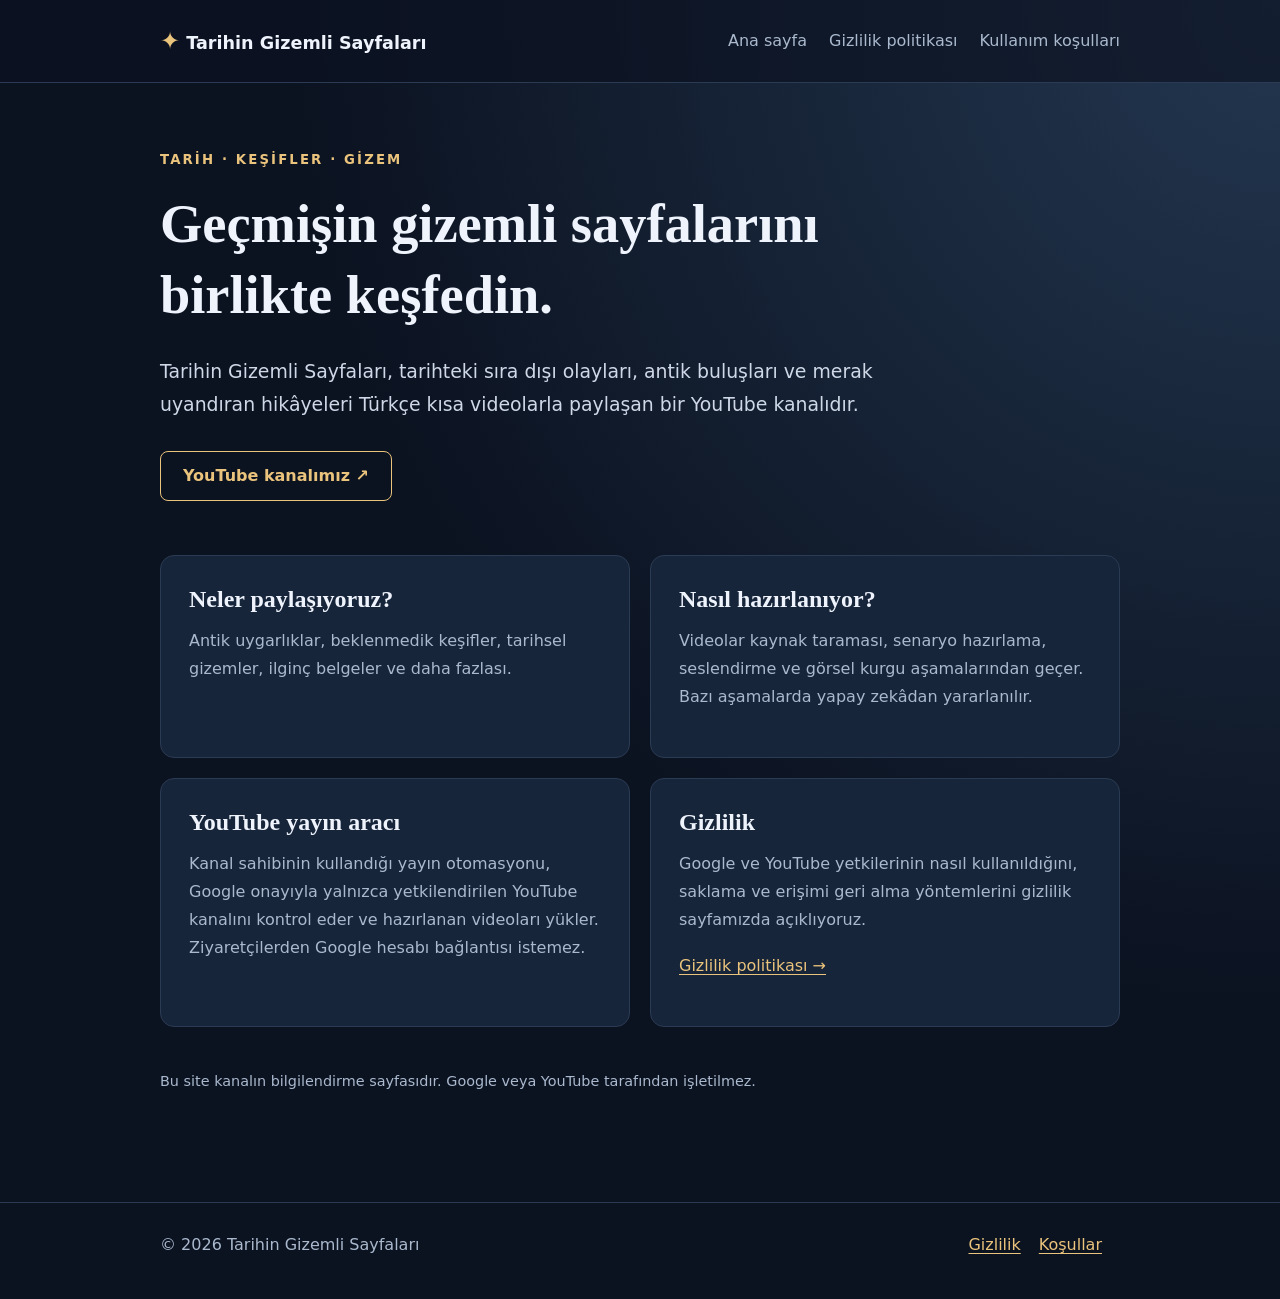
<file: index.html>
<!doctype html>
<html lang="tr">
<head><meta charset="utf-8"><meta name="viewport" content="width=device-width,initial-scale=1">
<title>Tarihin Gizemli Sayfaları | Tarih ve Gizem</title>
<meta name="description" content="Tarihin Gizemli Sayfaları: tarih, gizemli olaylar ve ilginç bilgiler üzerine Türkçe kısa videolar.">
<link rel="stylesheet" href="/style.css"></head>
<body><header><div class="wrap nav"><a class="brand" href="/"><b>✦</b> Tarihin Gizemli Sayfaları</a><nav><a href="/">Ana sayfa</a><a href="/privacy.html">Gizlilik politikası</a><a href="/terms.html">Kullanım koşulları</a></nav></div></header>
<main class="wrap"><p class="eyebrow">Tarih · Keşifler · Gizem</p>
<h1>Geçmişin gizemli sayfalarını birlikte keşfedin.</h1>
<p class="lead">Tarihin Gizemli Sayfaları, tarihteki sıra dışı olayları, antik buluşları ve merak uyandıran hikâyeleri Türkçe kısa videolarla paylaşan bir YouTube kanalıdır.</p>
<a class="button" href="https://www.youtube.com/@tarihingizemlisayfalari" target="_blank" rel="noopener noreferrer">YouTube kanalımız ↗</a>
<section class="grid">
<article class="panel"><h2>Neler paylaşıyoruz?</h2><p>Antik uygarlıklar, beklenmedik keşifler, tarihsel gizemler, ilginç belgeler ve daha fazlası.</p></article>
<article class="panel"><h2>Nasıl hazırlanıyor?</h2><p>Videolar kaynak taraması, senaryo hazırlama, seslendirme ve görsel kurgu aşamalarından geçer. Bazı aşamalarda yapay zekâdan yararlanılır.</p></article>
<article class="panel"><h2>YouTube yayın aracı</h2><p>Kanal sahibinin kullandığı yayın otomasyonu, Google onayıyla yalnızca yetkilendirilen YouTube kanalını kontrol eder ve hazırlanan videoları yükler. Ziyaretçilerden Google hesabı bağlantısı istemez.</p></article>
<article class="panel"><h2>Gizlilik</h2><p>Google ve YouTube yetkilerinin nasıl kullanıldığını, saklama ve erişimi geri alma yöntemlerini gizlilik sayfamızda açıklıyoruz.</p><p><a href="/privacy.html">Gizlilik politikası →</a></p></article>
</section>
<p class="small">Bu site kanalın bilgilendirme sayfasıdır. Google veya YouTube tarafından işletilmez.</p>
</main><footer><div class="wrap"><span>© 2026 Tarihin Gizemli Sayfaları</span><div><a href="/privacy.html">Gizlilik</a><a href="/terms.html">Koşullar</a></div></div></footer></body></html>
</file>
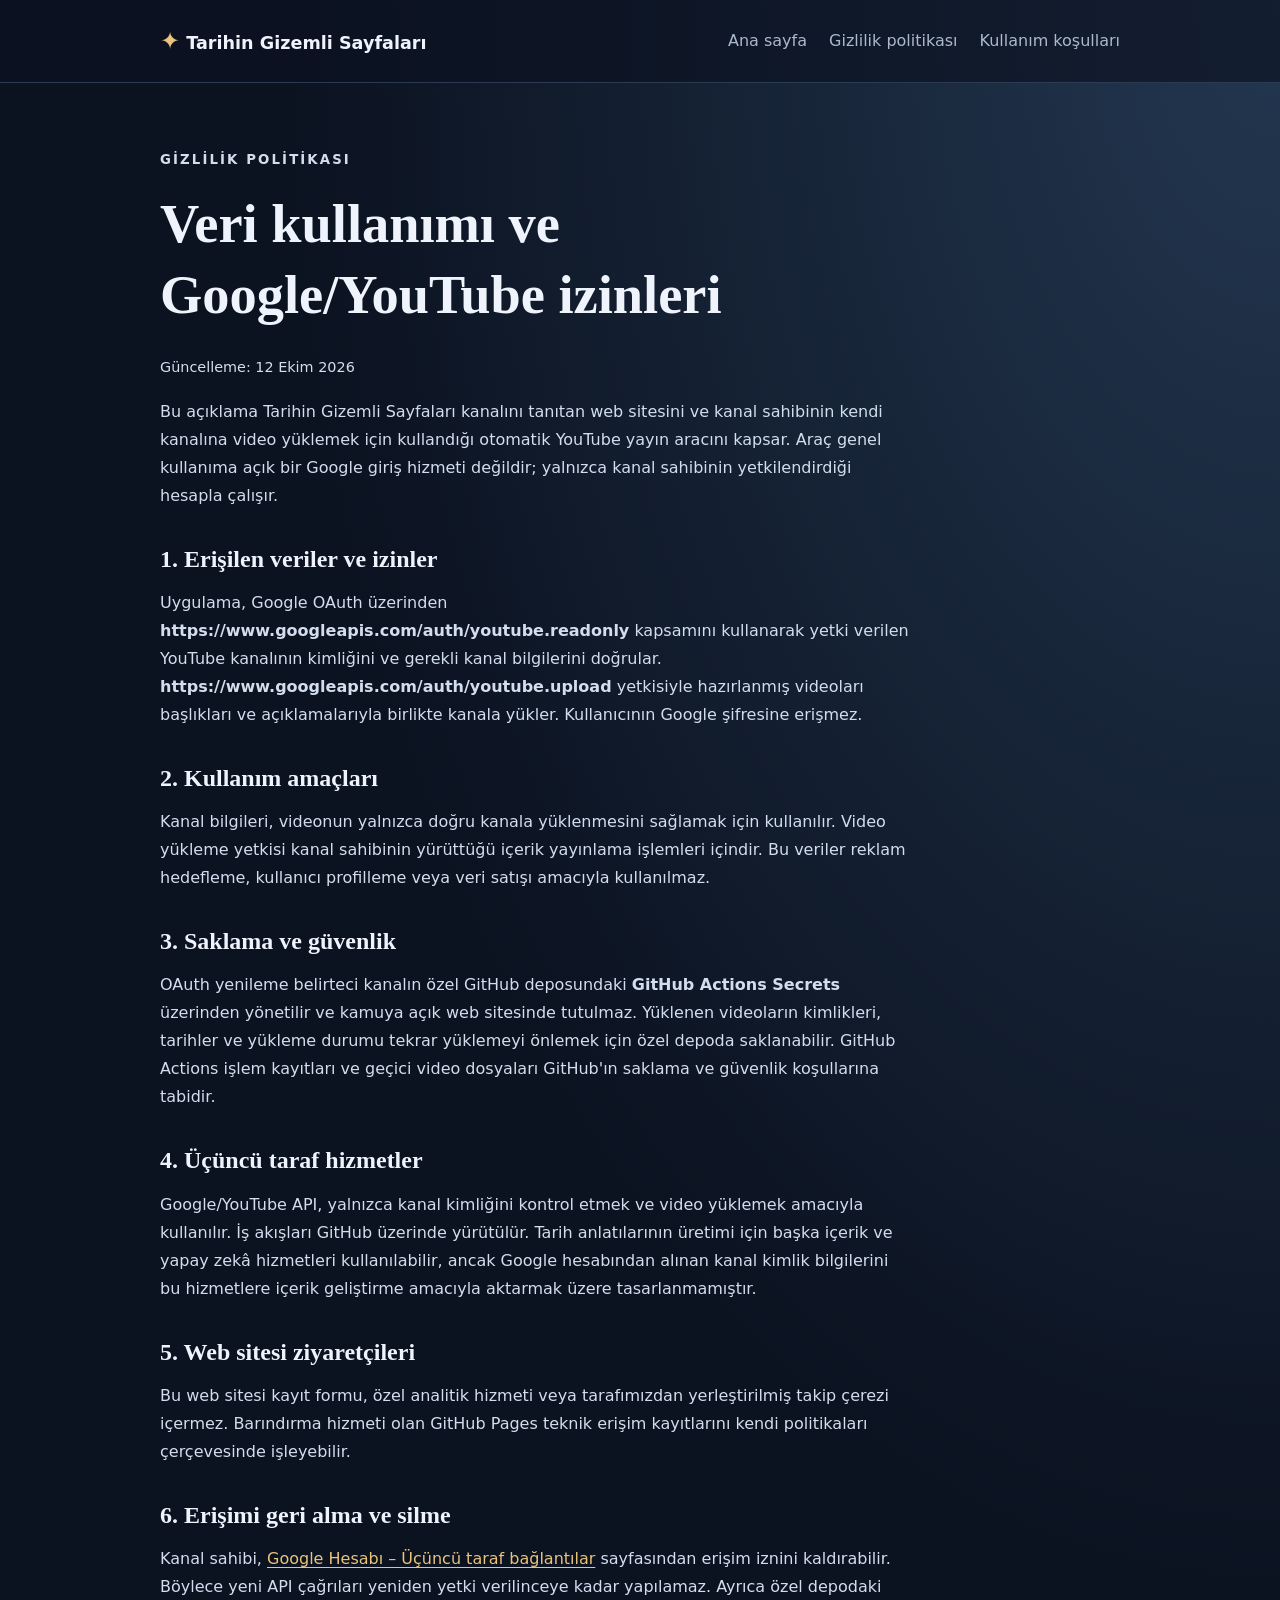
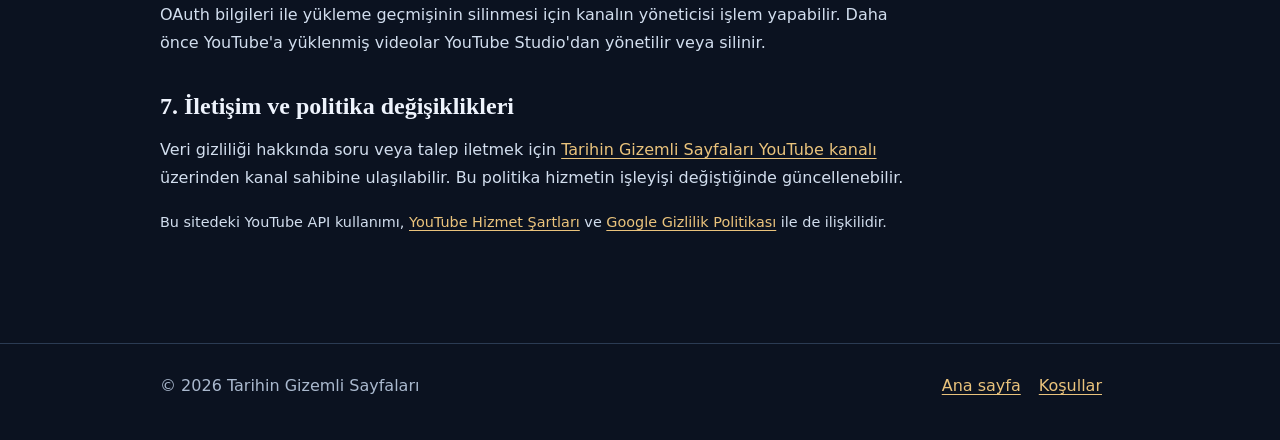
<file: privacy.html>
<!doctype html>
<html lang="tr">
<head><meta charset="utf-8"><meta name="viewport" content="width=device-width,initial-scale=1">
<title>Gizlilik Politikası | Tarihin Gizemli Sayfaları</title>
<meta name="description" content="YouTube yayın aracımızın Google ve YouTube izinlerini nasıl kullandığına ilişkin gizlilik politikası.">
<link rel="stylesheet" href="/style.css"></head>
<body><header><div class="wrap nav"><a class="brand" href="/"><b>✦</b> Tarihin Gizemli Sayfaları</a><nav><a href="/">Ana sayfa</a><a href="/privacy.html">Gizlilik politikası</a><a href="/terms.html">Kullanım koşulları</a></nav></div></header>
<main class="wrap"><article class="prose"><p class="eyebrow">Gizlilik politikası</p><h1>Veri kullanımı ve Google/YouTube izinleri</h1>
<p class="small">Güncelleme: 12 Ekim 2026</p>
<p>Bu açıklama Tarihin Gizemli Sayfaları kanalını tanıtan web sitesini ve kanal sahibinin kendi kanalına video yüklemek için kullandığı otomatik YouTube yayın aracını kapsar. Araç genel kullanıma açık bir Google giriş hizmeti değildir; yalnızca kanal sahibinin yetkilendirdiği hesapla çalışır.</p>
<h2>1. Erişilen veriler ve izinler</h2>
<p>Uygulama, Google OAuth üzerinden <strong>https://www.googleapis.com/auth/youtube.readonly</strong> kapsamını kullanarak yetki verilen YouTube kanalının kimliğini ve gerekli kanal bilgilerini doğrular. <strong>https://www.googleapis.com/auth/youtube.upload</strong> yetkisiyle hazırlanmış videoları başlıkları ve açıklamalarıyla birlikte kanala yükler. Kullanıcının Google şifresine erişmez.</p>
<h2>2. Kullanım amaçları</h2>
<p>Kanal bilgileri, videonun yalnızca doğru kanala yüklenmesini sağlamak için kullanılır. Video yükleme yetkisi kanal sahibinin yürüttüğü içerik yayınlama işlemleri içindir. Bu veriler reklam hedefleme, kullanıcı profilleme veya veri satışı amacıyla kullanılmaz.</p>
<h2>3. Saklama ve güvenlik</h2>
<p>OAuth yenileme belirteci kanalın özel GitHub deposundaki <strong>GitHub Actions Secrets</strong> üzerinden yönetilir ve kamuya açık web sitesinde tutulmaz. Yüklenen videoların kimlikleri, tarihler ve yükleme durumu tekrar yüklemeyi önlemek için özel depoda saklanabilir. GitHub Actions işlem kayıtları ve geçici video dosyaları GitHub'ın saklama ve güvenlik koşullarına tabidir.</p>
<h2>4. Üçüncü taraf hizmetler</h2>
<p>Google/YouTube API, yalnızca kanal kimliğini kontrol etmek ve video yüklemek amacıyla kullanılır. İş akışları GitHub üzerinde yürütülür. Tarih anlatılarının üretimi için başka içerik ve yapay zekâ hizmetleri kullanılabilir, ancak Google hesabından alınan kanal kimlik bilgilerini bu hizmetlere içerik geliştirme amacıyla aktarmak üzere tasarlanmamıştır.</p>
<h2>5. Web sitesi ziyaretçileri</h2>
<p>Bu web sitesi kayıt formu, özel analitik hizmeti veya tarafımızdan yerleştirilmiş takip çerezi içermez. Barındırma hizmeti olan GitHub Pages teknik erişim kayıtlarını kendi politikaları çerçevesinde işleyebilir.</p>
<h2>6. Erişimi geri alma ve silme</h2>
<p>Kanal sahibi, <a href="https://myaccount.google.com/connections" target="_blank" rel="noopener noreferrer">Google Hesabı – Üçüncü taraf bağlantılar</a> sayfasından erişim iznini kaldırabilir. Böylece yeni API çağrıları yeniden yetki verilinceye kadar yapılamaz. Ayrıca özel depodaki OAuth bilgileri ile yükleme geçmişinin silinmesi için kanalın yöneticisi işlem yapabilir. Daha önce YouTube'a yüklenmiş videolar YouTube Studio'dan yönetilir veya silinir.</p>
<h2>7. İletişim ve politika değişiklikleri</h2>
<p>Veri gizliliği hakkında soru veya talep iletmek için <a href="https://www.youtube.com/@tarihingizemlisayfalari" target="_blank" rel="noopener noreferrer">Tarihin Gizemli Sayfaları YouTube kanalı</a> üzerinden kanal sahibine ulaşılabilir. Bu politika hizmetin işleyişi değiştiğinde güncellenebilir.</p>
<p class="small">Bu sitedeki YouTube API kullanımı, <a href="https://www.youtube.com/t/terms">YouTube Hizmet Şartları</a> ve <a href="https://policies.google.com/privacy">Google Gizlilik Politikası</a> ile de ilişkilidir.</p>
</article></main><footer><div class="wrap"><span>© 2026 Tarihin Gizemli Sayfaları</span><div><a href="/">Ana sayfa</a><a href="/terms.html">Koşullar</a></div></div></footer></body></html>
</file>
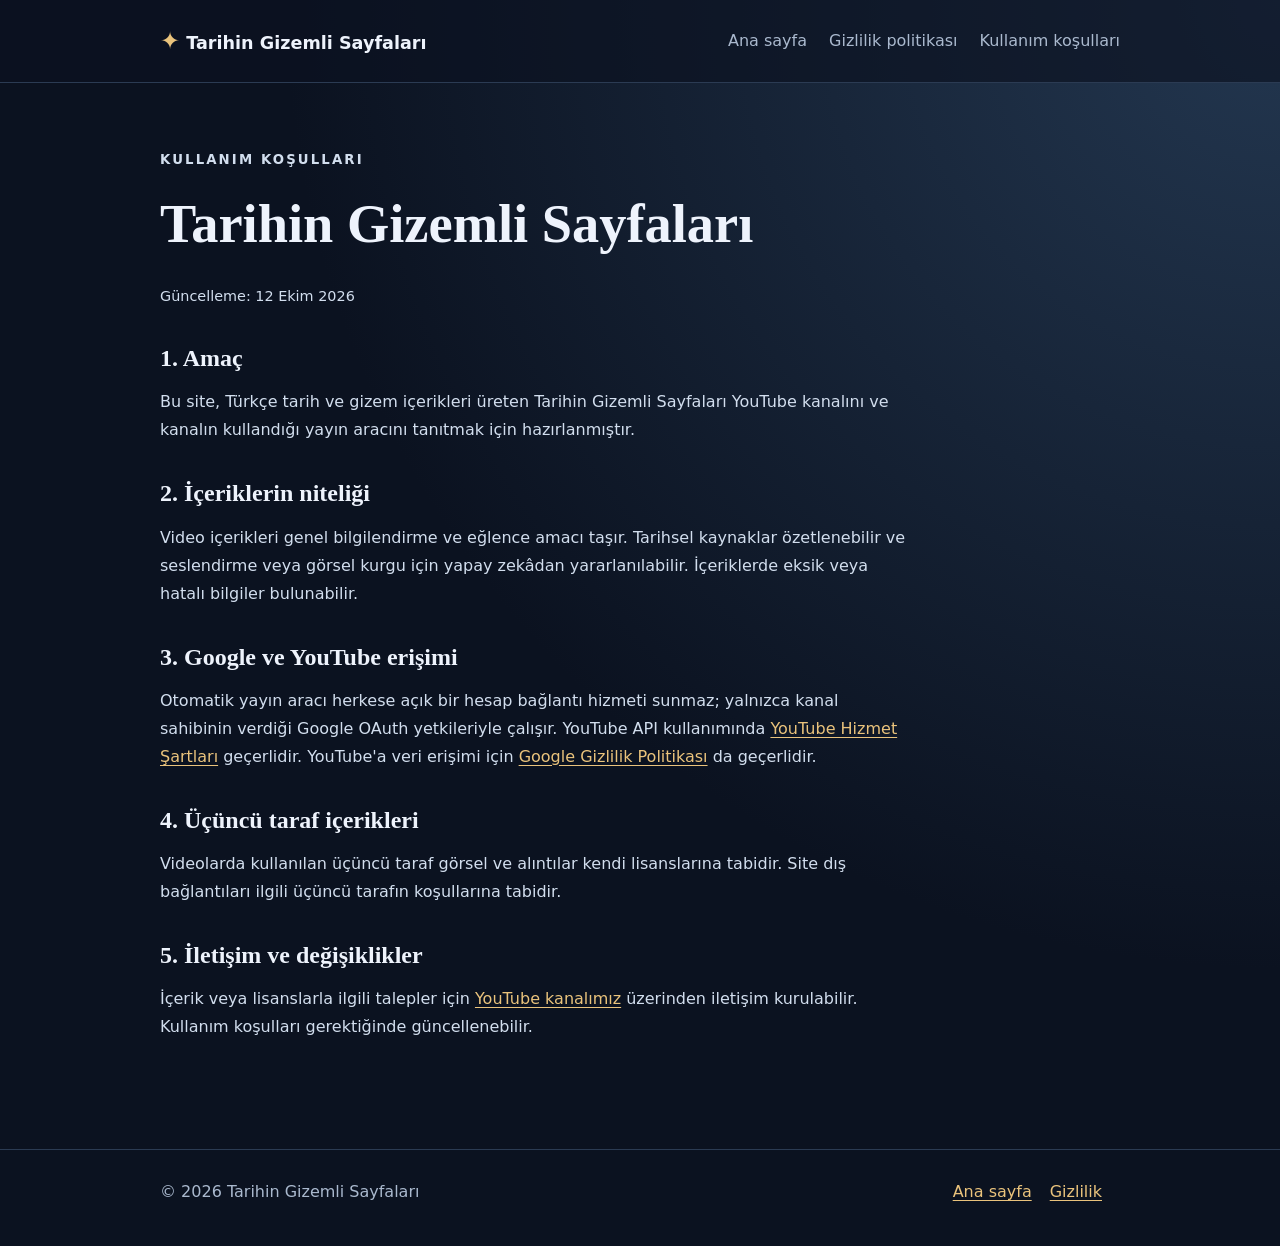
<file: terms.html>
<!doctype html>
<html lang="tr">
<head><meta charset="utf-8"><meta name="viewport" content="width=device-width,initial-scale=1">
<title>Kullanım Koşulları | Tarihin Gizemli Sayfaları</title>
<meta name="description" content="Tarihin Gizemli Sayfaları sitesi ve YouTube yayın aracının kullanım koşulları.">
<link rel="stylesheet" href="/style.css"></head>
<body><header><div class="wrap nav"><a class="brand" href="/"><b>✦</b> Tarihin Gizemli Sayfaları</a><nav><a href="/">Ana sayfa</a><a href="/privacy.html">Gizlilik politikası</a><a href="/terms.html">Kullanım koşulları</a></nav></div></header>
<main class="wrap"><article class="prose"><p class="eyebrow">Kullanım koşulları</p><h1>Tarihin Gizemli Sayfaları</h1><p class="small">Güncelleme: 12 Ekim 2026</p>
<h2>1. Amaç</h2><p>Bu site, Türkçe tarih ve gizem içerikleri üreten Tarihin Gizemli Sayfaları YouTube kanalını ve kanalın kullandığı yayın aracını tanıtmak için hazırlanmıştır.</p>
<h2>2. İçeriklerin niteliği</h2><p>Video içerikleri genel bilgilendirme ve eğlence amacı taşır. Tarihsel kaynaklar özetlenebilir ve seslendirme veya görsel kurgu için yapay zekâdan yararlanılabilir. İçeriklerde eksik veya hatalı bilgiler bulunabilir.</p>
<h2>3. Google ve YouTube erişimi</h2><p>Otomatik yayın aracı herkese açık bir hesap bağlantı hizmeti sunmaz; yalnızca kanal sahibinin verdiği Google OAuth yetkileriyle çalışır. YouTube API kullanımında <a href="https://www.youtube.com/t/terms">YouTube Hizmet Şartları</a> geçerlidir. YouTube'a veri erişimi için <a href="https://policies.google.com/privacy">Google Gizlilik Politikası</a> da geçerlidir.</p>
<h2>4. Üçüncü taraf içerikleri</h2><p>Videolarda kullanılan üçüncü taraf görsel ve alıntılar kendi lisanslarına tabidir. Site dış bağlantıları ilgili üçüncü tarafın koşullarına tabidir.</p>
<h2>5. İletişim ve değişiklikler</h2><p>İçerik veya lisanslarla ilgili talepler için <a href="https://www.youtube.com/@tarihingizemlisayfalari">YouTube kanalımız</a> üzerinden iletişim kurulabilir. Kullanım koşulları gerektiğinde güncellenebilir.</p>
</article></main><footer><div class="wrap"><span>© 2026 Tarihin Gizemli Sayfaları</span><div><a href="/">Ana sayfa</a><a href="/privacy.html">Gizlilik</a></div></div></footer></body></html>
</file>
<file: style.css>
:root{color-scheme:dark;--bg:#0b1220;--panel:#17253a;--text:#eef3fc;--muted:#aab9ce;--accent:#eac37c;--border:#2b3b53}*{box-sizing:border-box}body{margin:0;background:radial-gradient(ellipse at top right,#233750,transparent 55%),var(--bg);color:var(--text);font:16px/1.75 system-ui,-apple-system,"Segoe UI",sans-serif}a{color:var(--accent);text-underline-offset:3px}.wrap{width:min(960px,calc(100% - 40px));margin:auto}header{border-bottom:1px solid var(--border);background:#0b1220a8}.nav{display:flex;align-items:center;justify-content:space-between;gap:16px;flex-wrap:wrap;padding:20px 0}.brand{font-size:1.1rem;font-weight:800;color:var(--text);text-decoration:none}.brand b{color:var(--accent);font-size:1.5rem}nav{display:flex;gap:22px;flex-wrap:wrap}nav a{color:var(--muted);text-decoration:none}nav a:hover{color:var(--accent)}main{padding:65px 0 90px}h1,h2{font-family:Georgia,serif;line-height:1.3}h1{font-size:clamp(2.2rem,5vw,3.4rem);margin:10px 0 24px;max-width:780px}h2{font-size:1.5rem;margin:34px 0 14px}p{margin:0 0 18px;max-width:750px}li{margin-bottom:10px}.eyebrow{font-size:.83rem;font-weight:700;text-transform:uppercase;letter-spacing:.16em;color:var(--accent)}.lead{font-size:1.18rem;color:#ced8e7}.grid{display:grid;grid-template-columns:repeat(2,minmax(0,1fr));gap:20px;margin:42px 0}.panel{border:1px solid var(--border);background:var(--panel);padding:28px;border-radius:14px}.panel h2{margin:0 0 12px}.panel p{color:var(--muted)}.button{display:inline-block;text-decoration:none;border:1px solid var(--accent);padding:10px 22px;border-radius:8px;margin:12px 0;font-weight:700}.prose{max-width:820px}.prose p,.prose li{color:#d2deee}.small{font-size:.9rem;color:var(--muted)}footer{border-top:1px solid var(--border);padding:28px 0 40px;color:var(--muted)}footer .wrap{display:flex;justify-content:space-between;gap:16px;flex-wrap:wrap}footer a{margin-right:18px}@media(max-width:620px){.grid{grid-template-columns:1fr}.nav{align-items:flex-start;flex-direction:column}main{padding:42px 0 60px}}
</file>
